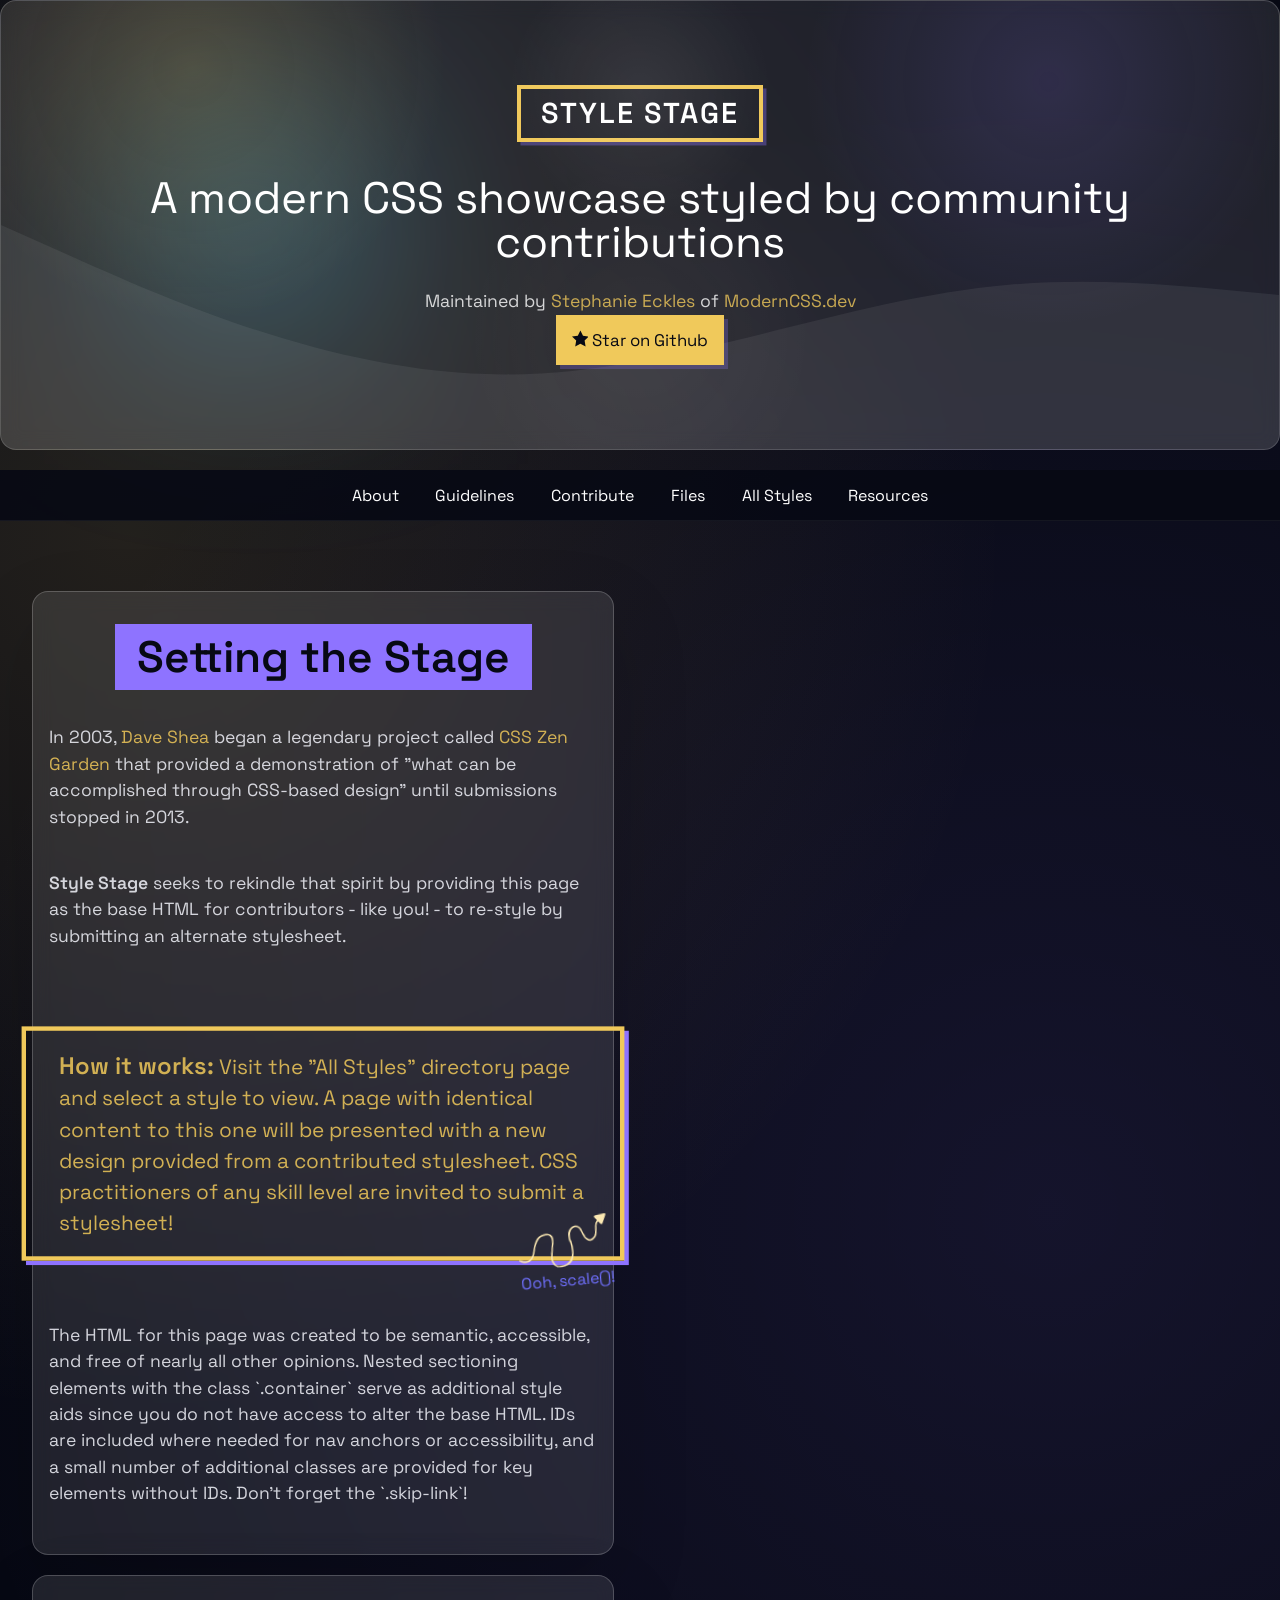
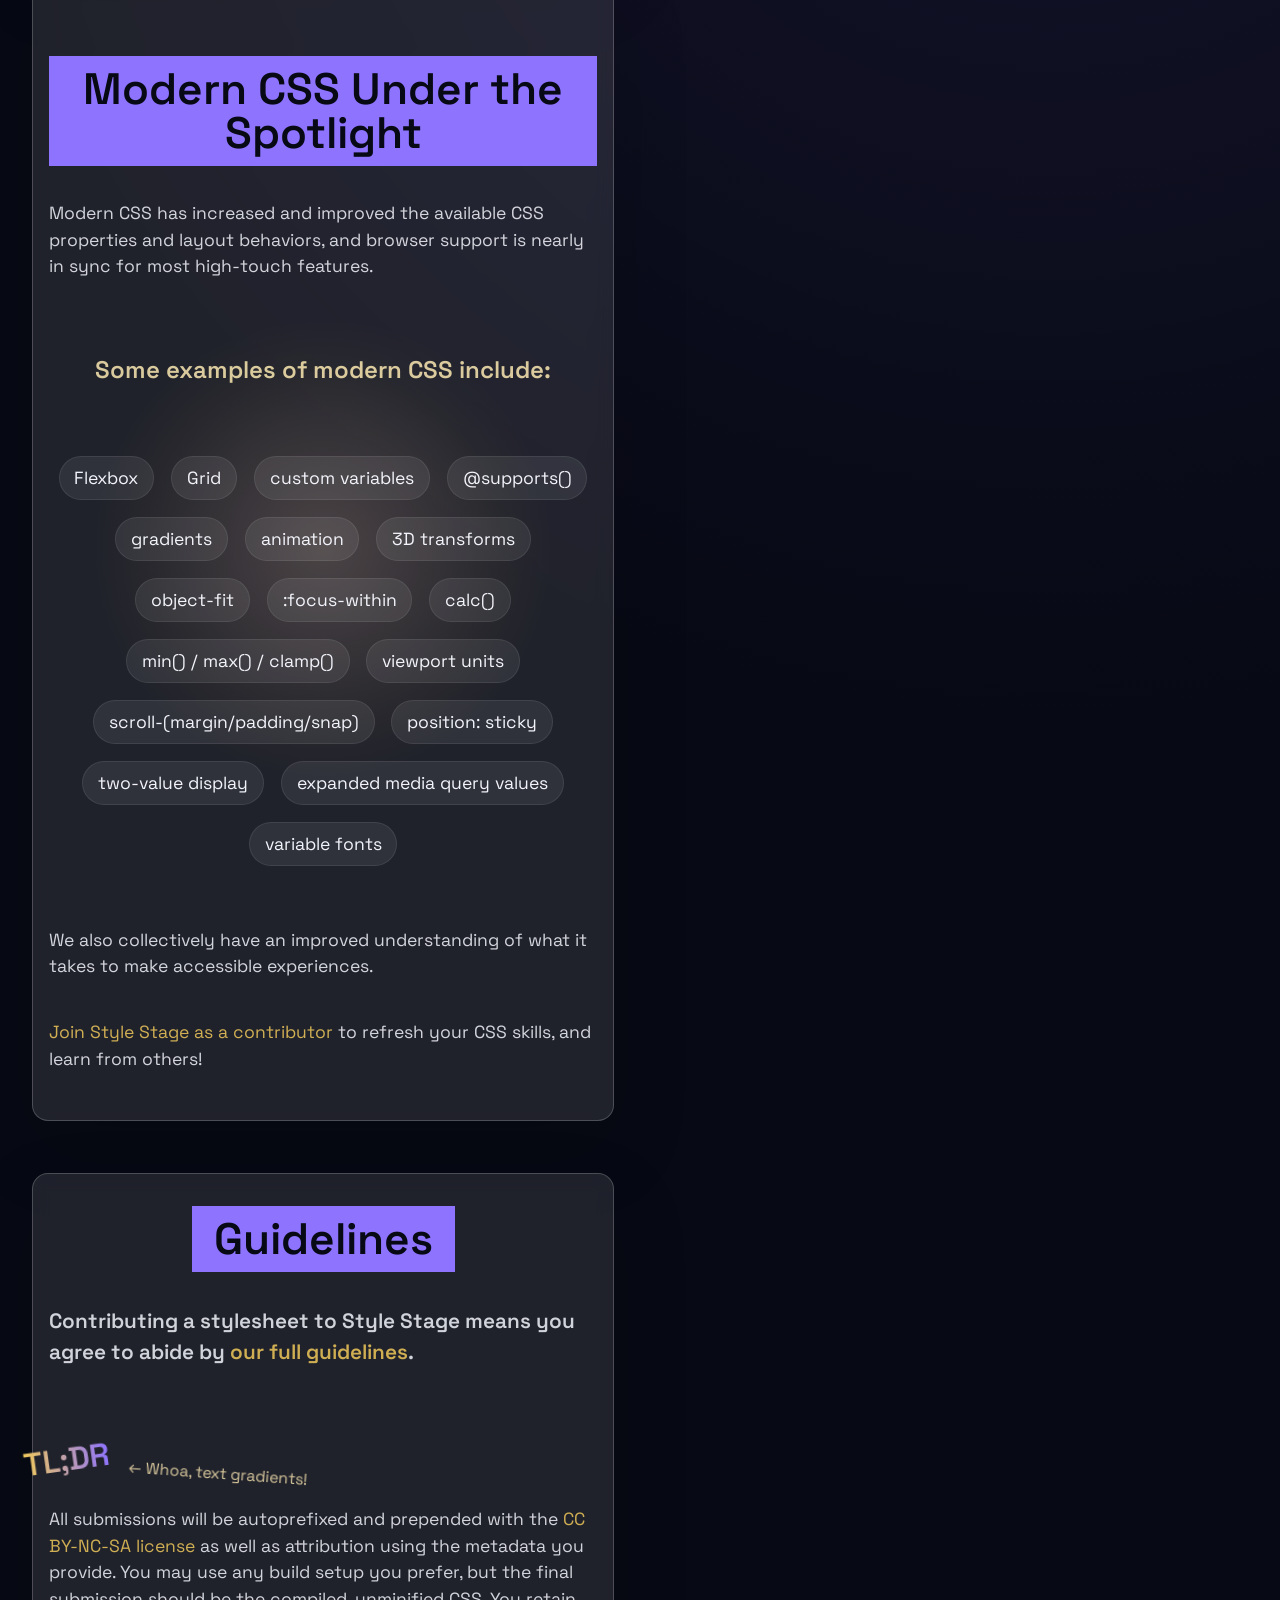
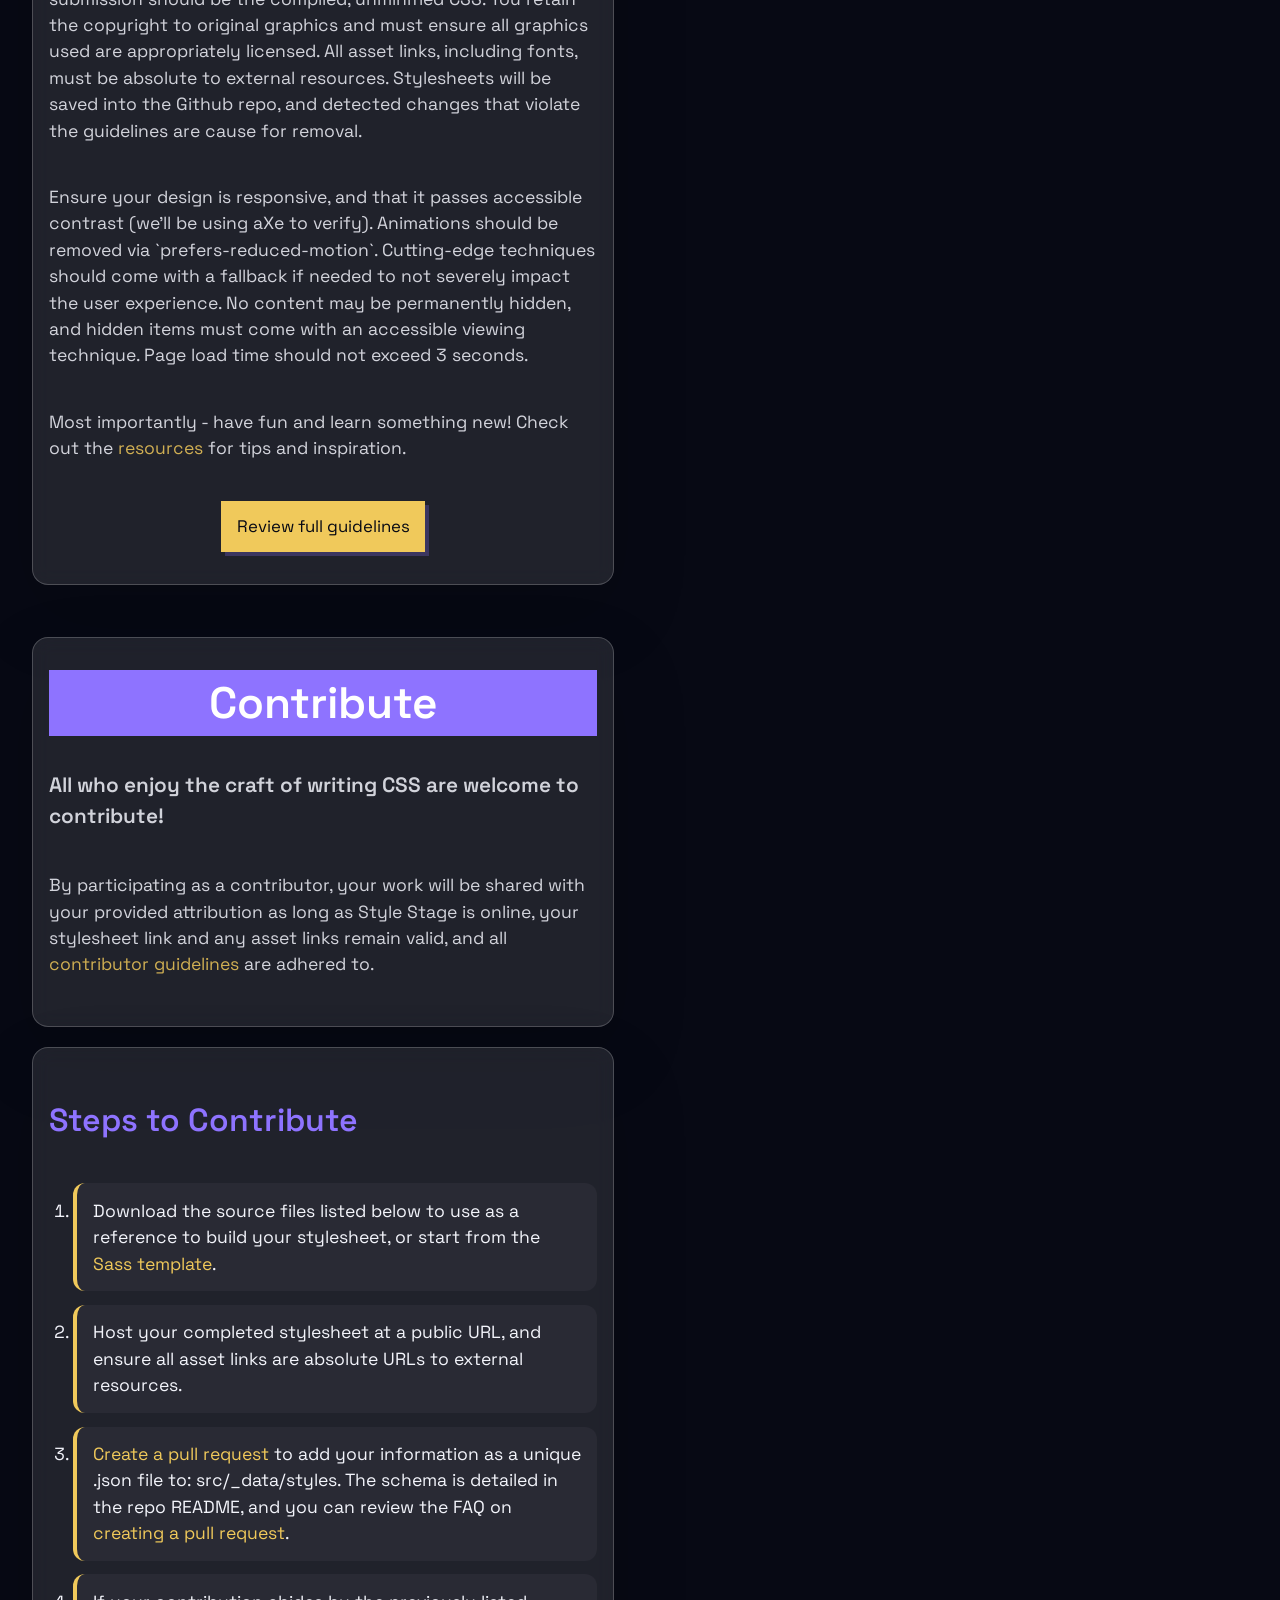
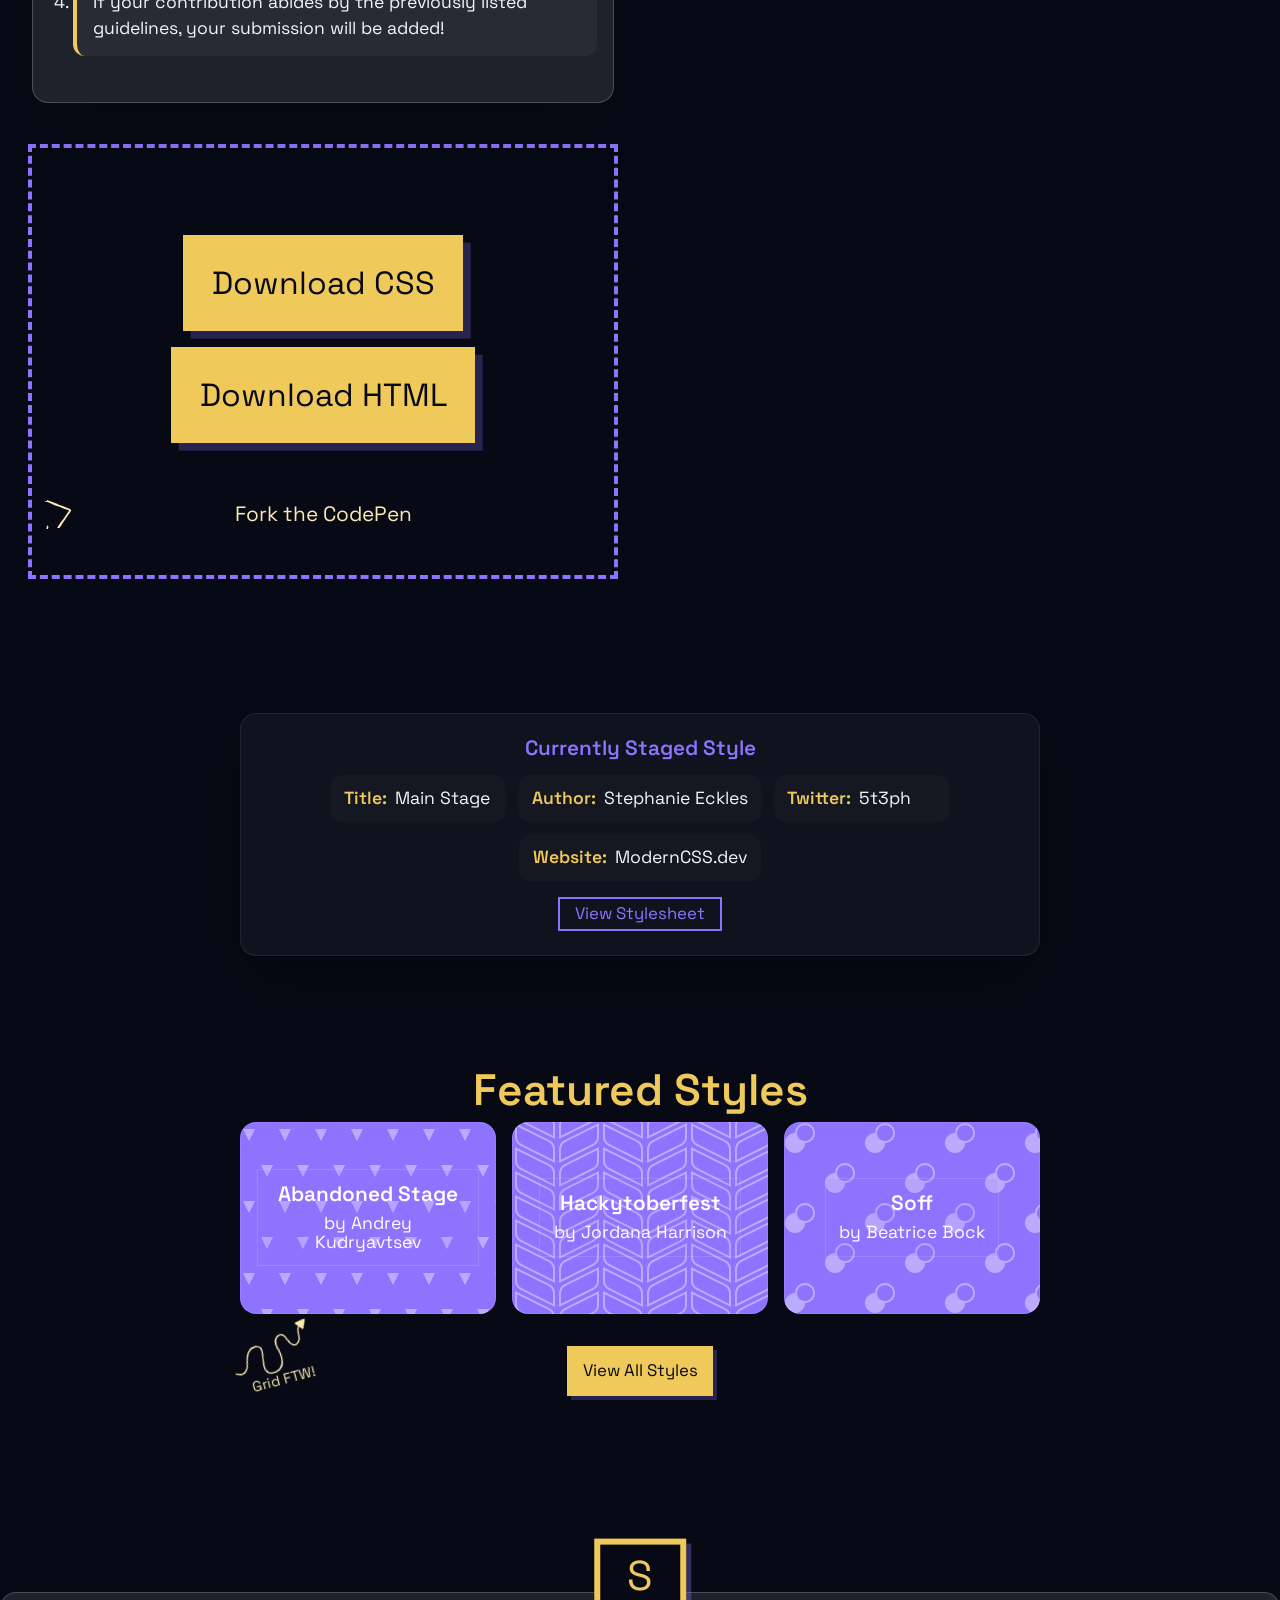
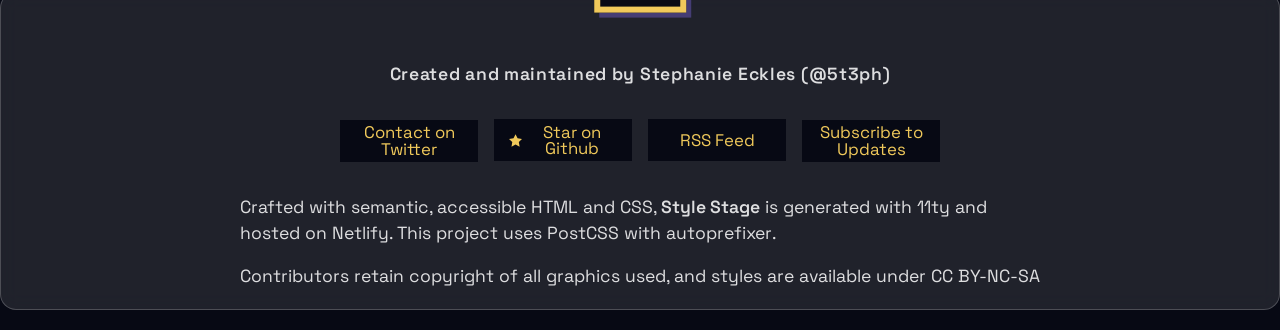
<file: public/index.html>
<!DOCTYPE html>
<html lang="en">
  <head>
    <meta charset="UTF-8" />
    <meta name="viewport" content="width=device-width, initial-scale=1" />
    <title>Group 1 by Victoria Amanam | Style Stage</title>
    <meta name="description" content="A modern CSS showcase featuring glass UI effects, smooth animations, and theatrical dark theme." />
    <link href="style.css" rel="stylesheet" />
  </head>
  <body>
    <a href="#main" class="skip-link">Skip to main content</a>
    <header>
      <div class="container">
        <h1>Style Stage</h1>
        <h2>A modern CSS showcase styled by community contributions</h2>
        <p>
          Maintained by
          <a href="https://twitter.com/5t3ph">Stephanie Eckles</a> of
          <a href="https://moderncss.dev">ModernCSS.dev</a>
        </p>
        <a href="https://github.com/5t3ph/stylestage" class="link-github"
          ><span
            ><svg
              xmlns="http://www.w3.org/2000/svg"
              viewBox="0 0 32 32"
              aria-hidden="true"
              focusable="false"
            >
              <path
                d="M32 12.408l-11.056-1.607-4.944-10.018-4.944 10.018-11.056 1.607 8 7.798-1.889 11.011 9.889-5.199 9.889 5.199-1.889-11.011 8-7.798z"
              ></path>
            </svg>
          </span>
          Star on Github</a
        >
      </div>
    </header>
    <nav>
      <ul>
        <li><a href="#about">About</a></li>
        <li><a href="#guidelines">Guidelines</a></li>
        <li><a href="#contribute">Contribute</a></li>
        <li><a href="#files">Files</a></li>
        <li><a href="/styles/">All Styles</a></li>
        <li><a href="/resources/">Resources</a></li>
      </ul>
    </nav>

    <main id="main" tabIndex="-1">
      <div class="container">
        <article id="about">
          <section class="container">
            <h2>Setting the Stage</h2>
            <p>
              In 2003,
              <a href="http://daveshea.com/projects/zen/">Dave Shea</a> began a
              legendary project called
              <a href="http://www.csszengarden.com/">CSS Zen Garden</a> that
              provided a demonstration of "what can be accomplished through
              CSS-based design" until submissions stopped in 2013.
            </p>
            <p>
              <strong>Style Stage</strong> seeks to rekindle that spirit by
              providing this page as the base HTML for contributors - like you!
              - to re-style by submitting an alternate stylesheet.
            </p>
            <blockquote>
              <p>
                <strong>How it works:</strong> Visit the
                <a href="/styles/">"All Styles"</a> directory page and select a
                style to view. A page with identical content to this one will be
                presented with a new design provided from a contributed
                stylesheet. CSS practitioners of any skill level are invited to
                <a href="#contribute">submit a stylesheet</a>!
              </p>
            </blockquote>
            <p>
              The HTML for this page was created to be semantic, accessible, and
              free of nearly all other opinions. Nested sectioning elements with
              the class `.container` serve as additional style aids since you do
              not have access to alter the base HTML. IDs are included where
              needed for nav anchors or accessibility, and a small number of
              additional classes are provided for key elements without IDs.
              Don't forget the `.skip-link`!
            </p>
          </section>
          <section class="container">
            <h2>Modern CSS Under the Spotlight</h2>
            <p>
              Modern CSS has increased and improved the available CSS properties
              and layout behaviors, and browser support is nearly in sync for
              most high-touch features.
            </p>
            <p>Some examples of modern CSS include:</p>
            <ul>
              <li>Flexbox</li>
              <li>Grid</li>
              <li>custom variables</li>
              <li>@supports()</li>
              <li>gradients</li>
              <li>animation</li>
              <li>3D transforms</li>
              <li>object-fit</li>
              <li>:focus-within</li>
              <li>calc()</li>
              <li>min() / max() / clamp()</li>
              <li>viewport units</li>
              <li>scroll-(margin/padding/snap)</li>
              <li>position: sticky</li>
              <li>two-value display</li>
              <li>expanded media query values</li>
              <li>variable fonts</li>
            </ul>
            <p>
              We also collectively have an improved understanding of what it
              takes to make accessible experiences.
            </p>
            <p>
              <a href="#contribute">Join Style Stage as a contributor</a> to
              refresh your CSS skills, and learn from others!
            </p>
          </section>
        </article>
        <article id="guidelines">
          <section class="container">
            <h2>Guidelines</h2>
            <p>
              Contributing a stylesheet to Style Stage means you agree to abide
              by
              <a href="/guidelines/">our full guidelines</a>.
            </p>
            <h3>TL;DR</h3>
            <p>
              All submissions will be autoprefixed and prepended with the
              <a href="https://creativecommons.org/licenses/by-nc-sa/3.0/"
                >CC BY-NC-SA license</a
              >
              as well as attribution using the metadata you provide. You may use
              any build setup you prefer, but the final submission should be the
              compiled, unminified CSS. You retain the copyright to original
              graphics and must ensure all graphics used are appropriately
              licensed. All asset links, including fonts, must be absolute to
              external resources. Stylesheets will be saved into the Github
              repo, and detected changes that violate the guidelines are cause
              for removal.
            </p>
            <p>
              Ensure your design is responsive, and that it passes accessible
              contrast (we'll be using aXe to verify). Animations should be
              removed via `prefers-reduced-motion`. Cutting-edge techniques
              should come with a fallback if needed to not severely impact the
              user experience. No content may be permanently hidden, and hidden
              items must come with an accessible viewing technique. Page load
              time should not exceed 3 seconds.
            </p>
            <p>
              Most importantly - have fun and learn something new! Check out the
              <a href="/resources/">resources</a> for tips and inspiration.
            </p>
            <a href="/guidelines/" class="link-guidelines"
              >Review full guidelines</a
            >
          </section>
        </article>
        <article id="contribute">
          <section class="container">
            <h2>Contribute</h2>
            <p>
              All who enjoy the craft of writing CSS are welcome to contribute!
            </p>
            <p>
              By participating as a contributor, your work will be shared with
              your provided attribution as long as Style Stage is online, your
              stylesheet link and any asset links remain valid, and all
              <a href="/guidelines/">contributor guidelines</a> are adhered to.
            </p>
          </section>
          <section class="container">
            <h3>Steps to Contribute</h3>
            <ol>
              <li>
                Download the source files listed below to use as a reference to
                build your stylesheet, or start from the
                <a href="https://github.com/5t3ph/stylestage-sass"
                  >Sass template</a
                >.
              </li>
              <li>
                Host your completed stylesheet at a public URL, and ensure all
                asset links are absolute URLs to external resources.
              </li>
              <li>
                <a href="https://github.com/5t3ph/stylestage"
                  >Create a pull request</a
                >
                to add your information as a unique .json file to:
                src/_data/styles. The schema is detailed in the repo README, and
                you can review the FAQ on
                <a href="/guidelines/#how-do-i-create-a-pull-request-pr"
                  >creating a pull request</a
                >.
              </li>
              <li>
                If your contribution abides by the previously listed guidelines,
                your submission will be added!
              </li>
            </ol>
          </section>
          <footer id="files">
            <div class="container">
              <h3>Source Files</h3>
              <a
                href="/source-files/style.css"
                class="link-downloadcss"
                download
                >Download CSS</a
              >
              <a
                href="/source-files/stylestage.html"
                class="link-downloadhtml"
                download
                >Download HTML</a
              >
              <a
                href="https://codepen.io/5t3ph/pen/b493845ae41e836889dd84fdbb0f5291"
                class="link-codepen"
                download
                >Fork the CodePen</a
              >
            </div>
          </footer>
        </article>
      </div>
    </main>
    <aside class="profile" aria-labelledby="profile-title">
      <div class="container">
        <h4 id="profile-title">Currently Staged Style</h4>
        <ul>
          <li class="profile-title">
            <span>Title:</span> <span>Main Stage</span>
          </li>
          <li class="profile-author">
            <span>Author:</span> <span>Stephanie Eckles</span>
          </li>
          <li class="profile-twitter">
            <span>Twitter:</span>
            <span><a href="https://twitter.com/5t3ph">5t3ph</a></span>
          </li>
          <li class="profile-website">
            <span>Website:</span>
            <span><a href="https://moderncss.dev">ModernCSS.dev</a></span>
          </li>
        </ul>
        <a href="/styles/css/main-stage.css">View Stylesheet</a>
      </div>
    </aside>
    <aside id="styles">
      <div class="container">
        <h2>Featured Styles</h2>
        <ul class="features">
          <li>
            <span>
              <a href="/styles/abandoned-stage"
                >Abandoned Stage<span aria-hidden="true"></span
              ></a>
              <span>by Andrey Kudryavtsev</span>
            </span>
          </li>
          <li>
            <span>
              <a href="/styles/hackytoberfest"
                >Hackytoberfest<span aria-hidden="true"></span
              ></a>
              <span>by Jordana Harrison</span>
            </span>
          </li>
          <li>
            <span>
              <a href="/styles/soff">Soff<span aria-hidden="true"></span></a>
              <span>by Beatrice Bock</span>
            </span>
          </li>
        </ul>

        <a href="/styles/" class="link-allstyles">View All Styles</a>
      </div>
    </aside>
    <footer class="page-footer">
      <div class="container">
        <p>
          Created and maintained by
          <a href="https://twitter.com/5t3ph">Stephanie Eckles (@5t3ph)</a>
        </p>
        <ul>
          <li>
            <a href="https://twitter.com/5t3ph" class="link-twittercontact"
              >Contact on Twitter</a
            >
          </li>
          <li>
            <a href="https://github.com/5t3ph/stylestage" class="link-github"
              ><svg
                xmlns="http://www.w3.org/2000/svg"
                viewBox="0 0 32 32"
                aria-hidden="true"
                focusable="false"
              >
                <path
                  d="M32 12.408l-11.056-1.607-4.944-10.018-4.944 10.018-11.056 1.607 8 7.798-1.889 11.011 9.889-5.199 9.889 5.199-1.889-11.011 8-7.798z"
                ></path>
              </svg>
              Star on Github</a
            >
          </li>
          <li><a href="/feed/" class="link-rss">RSS Feed</a></li>
          <li>
            <a href="/subscribe/" class="link-support">Subscribe to Updates</a>
          </li>
        </ul>
        <p>
          Crafted with semantic, accessible HTML and CSS,
          <strong>Style Stage</strong> is generated with
          <a href="https://11ty.dev">11ty</a> and hosted on
          <a href="https://netlify.com">Netlify</a>. This project uses
          <a href="https://postcss.org/">PostCSS</a> with
          <a href="https://github.com/postcss/autoprefixer">autoprefixer</a>.
        </p>
        <p>
          Contributors retain copyright of all graphics used, and styles are
          available under
          <a href="https://creativecommons.org/licenses/by-nc-sa/3.0/"
            >CC BY-NC-SA</a
          >
        </p>
      </div>
    </footer>
  </body>
</html>
</file>
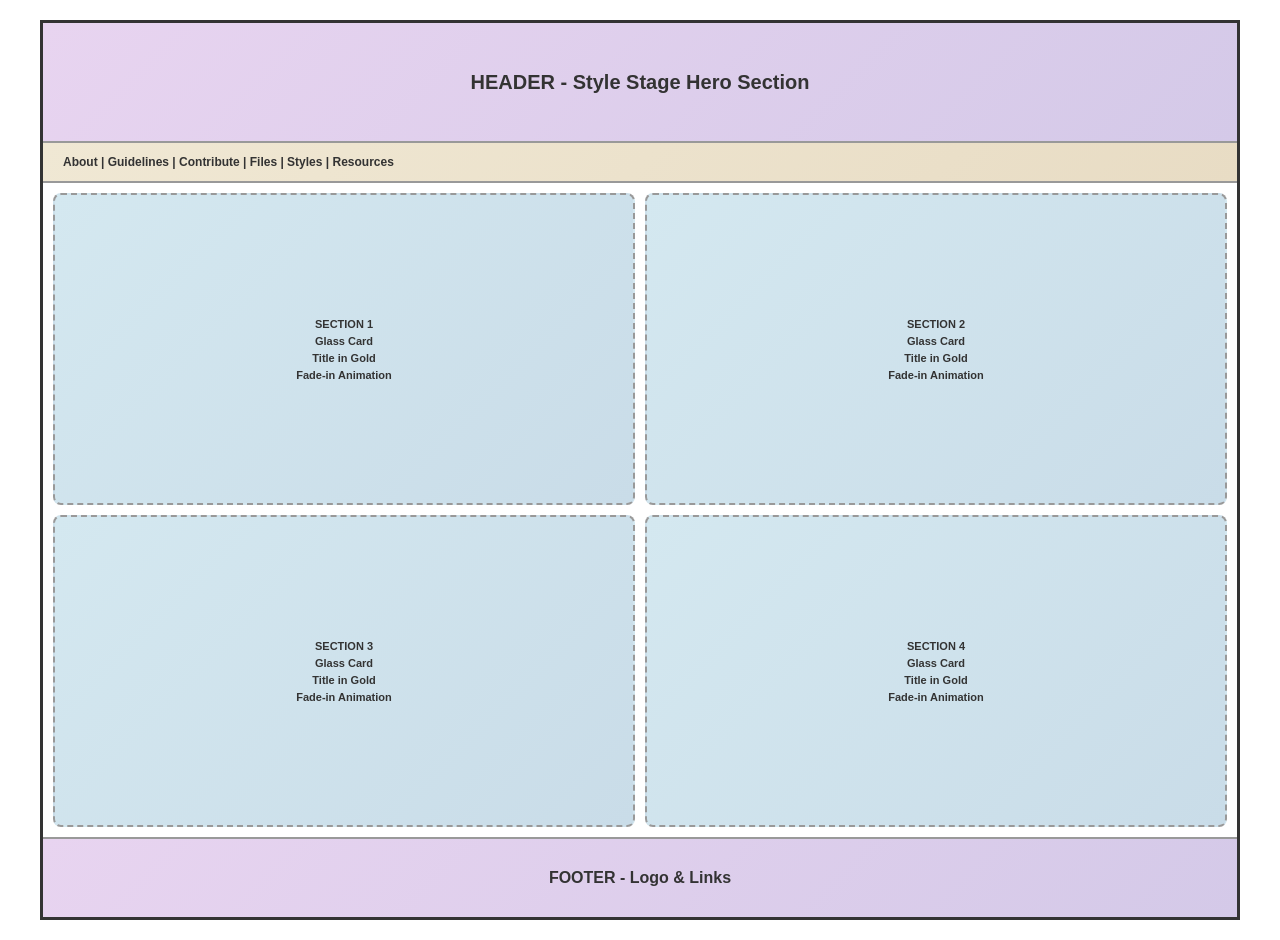
<file: wireframes/export-desktop.html>
<!DOCTYPE html>
<html lang="en">
<head>
    <meta charset="UTF-8">
    <meta name="viewport" content="width=device-width, initial-scale=1.0">
    <title>Export Desktop Wireframe</title>
    <style>
        * { margin: 0; padding: 0; box-sizing: border-box; }
        body { background: white; font-family: Arial, sans-serif; }
        .container { width: 1200px; height: 900px; margin: 20px auto; border: 3px solid #333; background: white; display: flex; flex-direction: column; }
        .header { background: linear-gradient(135deg, #e8d4f0 0%, #d4c9e8 100%); height: 120px; display: flex; align-items: center; justify-content: center; font-weight: bold; font-size: 20px; color: #333; border-bottom: 2px solid #999; }
        .nav { background: linear-gradient(135deg, #f0e8d4 0%, #e8dcc4 100%); height: 40px; display: flex; align-items: center; padding: 0 20px; font-weight: bold; font-size: 12px; color: #333; border-bottom: 2px solid #999; }
        .content { display: grid; grid-template-columns: 1fr 1fr; gap: 10px; padding: 10px; flex: 1; }
        .card { background: linear-gradient(135deg, #d4e8f0 0%, #c9dce8 100%); border: 2px dashed #999; border-radius: 8px; display: flex; align-items: center; justify-content: center; font-size: 14px; color: #333; font-weight: bold; text-align: center; padding: 10px; }
        .footer { background: linear-gradient(135deg, #e8d4f0 0%, #d4c9e8 100%); height: 80px; display: flex; align-items: center; justify-content: center; font-weight: bold; font-size: 16px; color: #333; border-top: 2px solid #999; }
        p { margin: 5px; font-size: 11px; }
    </style>
</head>
<body>
    <div class="container">
        <div class="header">
            <div>HEADER - Style Stage Hero Section</div>
        </div>
        <div class="nav">
            About | Guidelines | Contribute | Files | Styles | Resources
        </div>
        <div class="content">
            <div class="card">
                <div>
                    <p><strong>SECTION 1</strong></p>
                    <p>Glass Card</p>
                    <p>Title in Gold</p>
                    <p>Fade-in Animation</p>
                </div>
            </div>
            <div class="card">
                <div>
                    <p><strong>SECTION 2</strong></p>
                    <p>Glass Card</p>
                    <p>Title in Gold</p>
                    <p>Fade-in Animation</p>
                </div>
            </div>
            <div class="card">
                <div>
                    <p><strong>SECTION 3</strong></p>
                    <p>Glass Card</p>
                    <p>Title in Gold</p>
                    <p>Fade-in Animation</p>
                </div>
            </div>
            <div class="card">
                <div>
                    <p><strong>SECTION 4</strong></p>
                    <p>Glass Card</p>
                    <p>Title in Gold</p>
                    <p>Fade-in Animation</p>
                </div>
            </div>
        </div>
        <div class="footer">
            FOOTER - Logo & Links
        </div>
    </div>
</body>
</html>
</file>
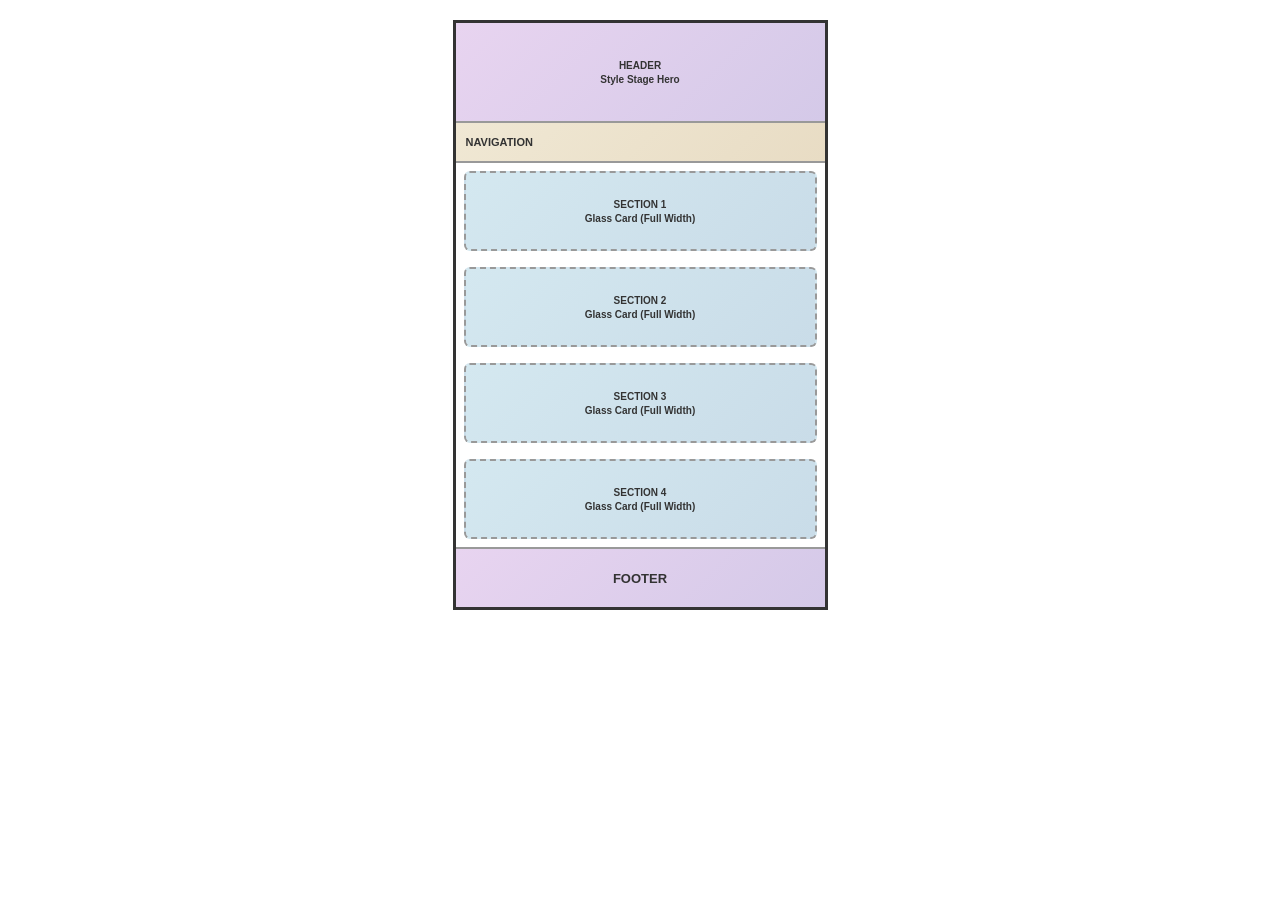
<file: wireframes/export-mobile.html>
<!DOCTYPE html>
<html lang="en">
<head>
    <meta charset="UTF-8">
    <meta name="viewport" content="width=device-width, initial-scale=1.0">
    <title>Export Mobile Wireframe</title>
    <style>
        * { margin: 0; padding: 0; box-sizing: border-box; }
        body { background: white; font-family: Arial, sans-serif; display: flex; justify-content: center; align-items: flex-start; padding: 20px; }
        .container { width: 375px; border: 3px solid #333; background: white; display: flex; flex-direction: column; }
        .header { background: linear-gradient(135deg, #e8d4f0 0%, #d4c9e8 100%); height: 100px; display: flex; align-items: center; justify-content: center; font-weight: bold; font-size: 16px; color: #333; border-bottom: 2px solid #999; text-align: center; padding: 10px; }
        .nav { background: linear-gradient(135deg, #f0e8d4 0%, #e8dcc4 100%); height: 40px; display: flex; align-items: center; padding: 0 10px; font-weight: bold; font-size: 11px; color: #333; border-bottom: 2px solid #999; }
        .card { background: linear-gradient(135deg, #d4e8f0 0%, #c9dce8 100%); border: 2px dashed #999; border-radius: 6px; margin: 8px; padding: 15px; display: flex; align-items: center; justify-content: center; font-size: 12px; color: #333; font-weight: bold; text-align: center; min-height: 80px; }
        .footer { background: linear-gradient(135deg, #e8d4f0 0%, #d4c9e8 100%); height: 60px; display: flex; align-items: center; justify-content: center; font-weight: bold; font-size: 13px; color: #333; border-top: 2px solid #999; margin-top: auto; }
        p { margin: 3px; font-size: 10px; }
    </style>
</head>
<body>
    <div class="container">
        <div class="header">
            <div>
                <p><strong>HEADER</strong></p>
                <p>Style Stage Hero</p>
            </div>
        </div>
        <div class="nav">
            NAVIGATION
        </div>
        <div class="card">
            <div>
                <p><strong>SECTION 1</strong></p>
                <p>Glass Card (Full Width)</p>
            </div>
        </div>
        <div class="card">
            <div>
                <p><strong>SECTION 2</strong></p>
                <p>Glass Card (Full Width)</p>
            </div>
        </div>
        <div class="card">
            <div>
                <p><strong>SECTION 3</strong></p>
                <p>Glass Card (Full Width)</p>
            </div>
        </div>
        <div class="card">
            <div>
                <p><strong>SECTION 4</strong></p>
                <p>Glass Card (Full Width)</p>
            </div>
        </div>
        <div class="footer">
            FOOTER
        </div>
    </div>
</body>
</html>
</file>
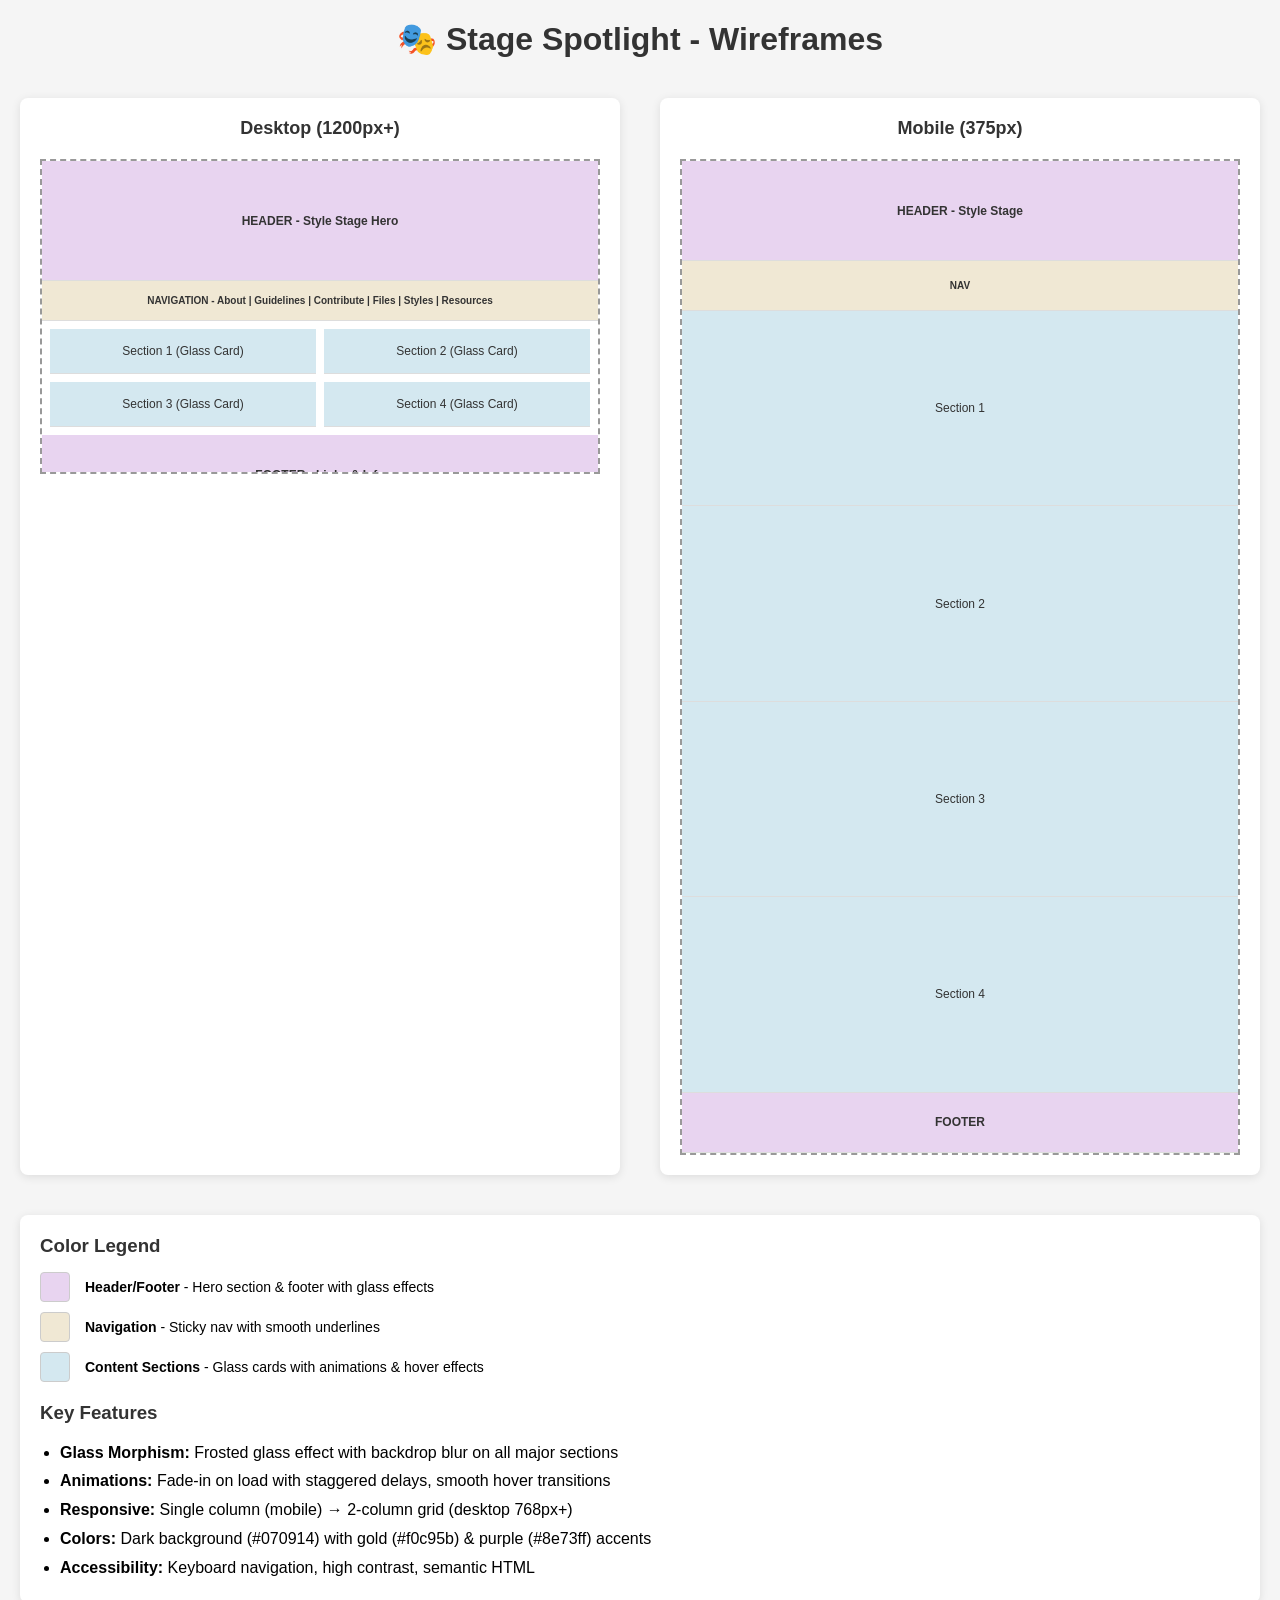
<file: wireframes/wireframes.html>
<!DOCTYPE html>
<html lang="en">
<head>
    <meta charset="UTF-8">
    <meta name="viewport" content="width=device-width, initial-scale=1.0">
    <title>Wireframes - Stage Spotlight</title>
    <style>
        * {
            margin: 0;
            padding: 0;
            box-sizing: border-box;
        }
        
        body {
            font-family: Arial, sans-serif;
            background: #f5f5f5;
            padding: 20px;
        }
        
        .container {
            max-width: 1400px;
            margin: 0 auto;
        }
        
        h1 {
            text-align: center;
            margin-bottom: 40px;
            color: #333;
        }
        
        .wireframes {
            display: grid;
            grid-template-columns: 1fr 1fr;
            gap: 40px;
            margin-bottom: 40px;
        }
        
        .wireframe {
            background: white;
            padding: 20px;
            border-radius: 8px;
            box-shadow: 0 2px 10px rgba(0, 0, 0, 0.1);
        }
        
        .wireframe h2 {
            text-align: center;
            margin-bottom: 20px;
            color: #333;
            font-size: 18px;
        }
        
        .wireframe-frame {
            border: 2px dashed #999;
            aspect-ratio: 9 / 16;
            display: flex;
            flex-direction: column;
            padding: 0;
            overflow: hidden;
        }
        
        .wireframe-frame.desktop {
            aspect-ratio: 16 / 9;
        }
        
        .wire-section {
            border-bottom: 1px solid #ddd;
            padding: 15px;
            display: flex;
            align-items: center;
            justify-content: center;
            flex: 1;
            font-size: 12px;
            color: #666;
            background: #fafafa;
        }
        
        .wire-header {
            background: #e8d4f0 !important;
            color: #333 !important;
            font-weight: bold;
        }
        
        .wire-nav {
            background: #f0e8d4 !important;
            color: #333 !important;
            font-weight: bold;
            padding: 8px;
            font-size: 10px;
        }
        
        .wire-content {
            background: #d4e8f0 !important;
            color: #333 !important;
        }
        
        .wire-footer {
            background: #e8d4f0 !important;
            color: #333 !important;
            font-weight: bold;
        }
        
        .legend {
            background: white;
            padding: 20px;
            border-radius: 8px;
            box-shadow: 0 2px 10px rgba(0, 0, 0, 0.1);
            margin-top: 40px;
        }
        
        .legend h3 {
            margin-bottom: 15px;
            color: #333;
        }
        
        .legend-item {
            display: flex;
            align-items: center;
            margin-bottom: 10px;
            font-size: 14px;
        }
        
        .legend-color {
            width: 30px;
            height: 30px;
            border-radius: 4px;
            margin-right: 15px;
            border: 1px solid #ccc;
        }
        
        @media (max-width: 768px) {
            .wireframes {
                grid-template-columns: 1fr;
            }
        }
    </style>
</head>
<body>
    <div class="container">
        <h1>🎭 Stage Spotlight - Wireframes</h1>
        
        <div class="wireframes">
            <!-- Desktop Wireframe -->
            <div class="wireframe">
                <h2>Desktop (1200px+)</h2>
                <div class="wireframe-frame desktop">
                    <div class="wire-section wire-header" style="flex: 0 0 120px;">
                        HEADER - Style Stage Hero
                    </div>
                    <div class="wire-section wire-nav" style="flex: 0 0 40px;">
                        NAVIGATION - About | Guidelines | Contribute | Files | Styles | Resources
                    </div>
                    <div style="display: grid; grid-template-columns: 1fr 1fr; flex: 1; gap: 8px; padding: 8px;">
                        <div class="wire-section wire-content">Section 1 (Glass Card)</div>
                        <div class="wire-section wire-content">Section 2 (Glass Card)</div>
                        <div class="wire-section wire-content">Section 3 (Glass Card)</div>
                        <div class="wire-section wire-content">Section 4 (Glass Card)</div>
                    </div>
                    <div class="wire-section wire-footer" style="flex: 0 0 80px;">
                        FOOTER - Links & Info
                    </div>
                </div>
            </div>
            
            <!-- Mobile Wireframe -->
            <div class="wireframe">
                <h2>Mobile (375px)</h2>
                <div class="wireframe-frame">
                    <div class="wire-section wire-header" style="flex: 0 0 100px;">
                        HEADER - Style Stage
                    </div>
                    <div class="wire-section wire-nav" style="flex: 0 0 50px;">
                        NAV
                    </div>
                    <div class="wire-section wire-content">
                        Section 1
                    </div>
                    <div class="wire-section wire-content">
                        Section 2
                    </div>
                    <div class="wire-section wire-content">
                        Section 3
                    </div>
                    <div class="wire-section wire-content">
                        Section 4
                    </div>
                    <div class="wire-section wire-footer" style="flex: 0 0 60px;">
                        FOOTER
                    </div>
                </div>
            </div>
        </div>
        
        <!-- Legend -->
        <div class="legend">
            <h3>Color Legend</h3>
            <div class="legend-item">
                <div class="legend-color" style="background: #e8d4f0;"></div>
                <span><strong>Header/Footer</strong> - Hero section & footer with glass effects</span>
            </div>
            <div class="legend-item">
                <div class="legend-color" style="background: #f0e8d4;"></div>
                <span><strong>Navigation</strong> - Sticky nav with smooth underlines</span>
            </div>
            <div class="legend-item">
                <div class="legend-color" style="background: #d4e8f0;"></div>
                <span><strong>Content Sections</strong> - Glass cards with animations & hover effects</span>
            </div>
            
            <h3 style="margin-top: 20px;">Key Features</h3>
            <ul style="margin-left: 20px; line-height: 1.8;">
                <li><strong>Glass Morphism:</strong> Frosted glass effect with backdrop blur on all major sections</li>
                <li><strong>Animations:</strong> Fade-in on load with staggered delays, smooth hover transitions</li>
                <li><strong>Responsive:</strong> Single column (mobile) → 2-column grid (desktop 768px+)</li>
                <li><strong>Colors:</strong> Dark background (#070914) with gold (#f0c95b) & purple (#8e73ff) accents</li>
                <li><strong>Accessibility:</strong> Keyboard navigation, high contrast, semantic HTML</li>
            </ul>
        </div>
    </div>
</body>
</html>
</file>
<file: public/style.css>
@charset "UTF-8";
@import url("https://fonts.googleapis.com/css2?family=Space+Grotesk:wght@400;500;600;700&display=swap");
:root {
  --color-primary: #f0c95b;
  --color-primary-alt: #fbe8b2;
  --color-secondary: #8e73ff;
  --color-background: #070914;
  --color-text: #f3f4fb;
  --color-light: #fff;
  --color-anchor: #f0c95b;
  --color-glass-bg: rgba(255, 255, 255, 0.1);
  --color-glass-border: rgba(255, 255, 255, 0.2);
  --glass: rgba(255, 255, 255, 0.1);
  --border: rgba(255, 255, 255, 0.2);
  --color-accent: #f0c95b;
  --font-family: "Space Grotesk", ui-sans-serif, system-ui, sans-serif;
  --font-weight-strong: 600;
  --font-size-h1: 5.5rem;
  --font-size-h2: 2.75rem;
  --font-size-h3: 2rem;
  --font-size-h4: 1.3rem;
  --font-size-text: 1.1rem;
  --border-radius: 1rem;
}

/*
 * [Modified] Modern CSS Reset
 * @link https://github.com/hankchizljaw/modern-css-reset
*/
/* Box sizing rules */
*,
*::before,
*::after {
  box-sizing: border-box;
}

/* Remove default margin */
body,
h1,
h2,
h3,
h4,
h5,
h6 {
  margin: 0;
}

html {
  overflow-x: hidden;
}

/* Set core body defaults */
body {
  min-height: 100vh;
  font-size: 100%;
  line-height: 1.5;
  text-rendering: optimizeSpeed;
  overflow-x: hidden;
}

/* Make images easier to work with */
img {
  display: block;
  max-width: 100%;
}

/* Inherit fonts for inputs and buttons */
input,
button,
textarea,
select {
  font: inherit;
}

/* Remove all animations and transitions for people that prefer not to see them */
@media (prefers-reduced-motion: reduce) {
  * {
    animation-duration: 0.01ms;
    animation-iteration-count: 1;
    transition-duration: 0.01ms;
    scroll-behavior: auto;
  }
}
h1,
h2,
h3,
h4 {
  font-weight: var(--font-weight-strong);
  line-height: 1;
  margin-bottom: 10px;
}

h1 {
  font-size: var(--font-size-h1);
  font-size: clamp(2rem, 7vw, var(--font-size-h1));
  color: var(--accent);
}

h2 {
  font-size: var(--font-size-h2);
  font-size: clamp(2rem, 4vw, var(--font-size-h2));
  text-align: center;
  color: var(--accent);
}

#main h2 {
  background-color: var(--color-secondary);
  align-self: center;
  color: var(--color-background);
  padding: 0.25em 0.5em;
}

h3 {
  font-size: var(--font-size-h3);
}

h4 {
  font-size: var(--font-size-h4);
}

p,
li {
  font-size: var(--font-size-text);
}

p {
  margin: 0 0 1rem;
  opacity: 0.85;
}

a {
  color: var(--accent);
  text-decoration: none;
}

article .container > ul:not(.features) > li + li,
article .container > ol > li + li {
  margin-top: 1rem;
}
article .container * + h2 {
  margin-top: 4rem;
}
article .container * + h3 {
  margin-top: 2rem;
}

strong {
  font-weight: var(--font-weight-strong);
}

a {
  color: var(--color-anchor);
}

blockquote {
  position: relative;
  display: grid;
  grid-template-areas: "blockquote";
  place-items: center;
  padding: 0;
  margin: 3rem 0;
  color: var(--color-primary);
}
blockquote > * {
  grid-area: blockquote;
}
blockquote p {
  position: relative;
  font-size: var(--font-size-h4);
  margin-bottom: 0;
  padding: 0.5em;
}
blockquote p strong {
  font-size: 1.15em;
}
blockquote::before {
  position: absolute;
  top: 0;
  left: 0;
  width: 100%;
  height: 100%;
  border: 4px solid var(--color-primary);
  box-shadow: 0.25em 0.25em var(--color-secondary);
  transform: scale(1.1);
  content: "";
}
blockquote::after {
  grid-area: blockquote;
  color: #6f6ffd;
  background-image: url("data:image/svg+xml,%3Csvg xmlns='http://www.w3.org/2000/svg' viewBox='0 0 199.1 111.3'%3E%3Cpath fill='%23fbe8b2' d='M118 77a77 77 0 00-2-18c-2-4-3-9-3-13a29 29 0 011-12 19 19 0 017-9c4-3 8-4 13-3a14 14 0 018 7 31 31 0 012 5 75 75 0 005 10 47 47 0 002 5 17 17 0 003 3c4 4 8 4 13 0a15 15 0 005-8 37 37 0 001-7l1-11a18 18 0 014-11 2 2 0 000-3l-3-3-2-3a2 2 0 011-2 11 11 0 012-1l19-3c4 0 5 1 3 5l-7 16c-1 3-2 3-5 1l-4-5a1 1 0 00-1 0 9 9 0 00-3 5 23 23 0 00-1 6l-1 11a26 26 0 01-1 7 18 18 0 01-8 10c-5 3-9 3-13 0a20 20 0 01-6-6 68 68 0 01-6-13l-2-4a18 18 0 00-2-4 10 10 0 00-14-2 15 15 0 00-4 4 19 19 0 00-3 9 32 32 0 000 11l2 6a78 78 0 012 27 32 32 0 01-4 15 24 24 0 01-11 9 33 33 0 01-19 3 16 16 0 01-13-9 29 29 0 01-3-11 70 70 0 012-18l2-14a33 33 0 000-14c-1-4-4-7-8-7-7-1-14 1-19 6a34 34 0 00-6 9 59 59 0 00-4 10l-3 12-2 6a26 26 0 01-5 8 17 17 0 01-16 6 26 26 0 01-10-4 7 7 0 01-2-1 2 2 0 010-2 2 2 0 012 0l3 1a22 22 0 0010 3 13 13 0 009-4 22 22 0 005-6 41 41 0 003-8l3-12a59 59 0 015-13 31 31 0 017-9c6-5 14-7 22-5a12 12 0 019 7 21 21 0 011 7 57 57 0 01-2 17 132 132 0 00-2 16 37 37 0 000 13 27 27 0 002 5 13 13 0 0011 8 30 30 0 0016-3 22 22 0 0010-10c3-4 3-9 4-13v-5z'/%3E%3C/svg%3E");
  background-repeat: no-repeat;
  place-self: end;
  content: "Ooh, scale()!";
  background-size: 90%;
  width: 10ch;
  padding-top: 3.25em;
  transform: translate(25%, 50%) rotate(-5deg);
  transform-origin: bottom right;
}
@media (max-width: 60rem) {
  blockquote::after {
    transform: translate(25%, 55%) rotate(-5deg);
  }
}

#guidelines p:nth-of-type(1),
#contribute p:nth-of-type(1) {
  font-size: var(--font-size-h4);
  font-weight: var(--font-weight-strong);
}

main {
  padding: 4rem 1rem 5rem;
}
main:focus {
  outline: none;
}
main h3 {
  color: var(--color-primary);
}

article section {
  display: flex;
  flex-direction: column;
  align-items: flex-start;
  gap: 1.5rem;
  padding: 3.5rem 2rem;
  margin-bottom: 2.5rem;
  border-radius: calc(var(--border-radius) * 1.15);
  background: rgba(255, 255, 255, 0.03);
  border: 1px solid rgba(255, 255, 255, 0.08);
  box-shadow: 0 30px 80px rgba(0, 0, 0, 0.14);
}

article .container,
.page-footer .container,
#styles .container,
header .container,
nav .container,
aside.profile .container {
  width: min(100%, 88rem);
  margin-right: auto;
  margin-left: auto;
}

article,
#styles {
  padding: 0 1rem;
}

.page-footer ul,
.features {
  display: grid;
  margin: 0 0 2rem;
  padding: 0;
  grid-gap: 1em;
  list-style: none;
}

@media (max-width: 65rem) {
  article section {
    padding: 2.5rem 1.5rem;
  }
}
@media (max-width: 48rem) {
  main {
    padding-top: 3rem;
  }

  article section {
    padding: 2rem 1rem;
  }
}
header {
  --logomark-height: 3.6rem;
  --logomark-padding: 0 1.25rem;
  display: grid;
  min-height: 50vh;
  place-items: center;
  padding: 20px;
  margin-bottom: 20px;
  position: relative;
  overflow: hidden;
  background: var(--glass);
  border: 1px solid var(--border);
  border-radius: 16px;
  backdrop-filter: blur(10px);
  background-image: radial-gradient(circle at 15% 15%, rgba(240, 201, 91, 0.16), transparent 22%), radial-gradient(circle at 82% 18%, rgba(142, 115, 255, 0.14), transparent 22%), radial-gradient(circle at 50% 75%, rgba(255, 255, 255, 0.04), transparent 24%);
  color: var(--color-light);
  text-align: center;
}
header::before {
  content: "";
  position: absolute;
  inset: 0;
  background: url("data:image/svg+xml;utf8,<svg viewBox='0 0 1440 320' xmlns='http://www.w3.org/2000/svg'><path fill='%23ffffff22' d='M0,160L60,186.7C120,213,240,267,360,266.7C480,267,600,213,720,202.7C840,192,960,224,1080,218.7C1200,213,1320,171,1380,149.3L1440,128V320H0Z'/></svg>");
  background-size: cover;
  opacity: 0.5;
  z-index: 0;
}
header::after {
  position: absolute;
  inset: 0;
  background-image: radial-gradient(circle at 50% 20%, rgba(255, 255, 255, 0.08), transparent 18%);
  content: "";
  pointer-events: none;
  z-index: 0;
}
header h1 {
  display: inline-grid;
  min-height: var(--logomark-height);
  padding: var(--logomark-padding);
  border: 0.16em solid var(--color-primary);
  box-shadow: 0.12em 0.12em rgba(142, 115, 255, 0.35);
  place-content: center;
  font-size: clamp(3rem, 7vw, 6rem);
  letter-spacing: 2px;
  text-transform: uppercase;
  line-height: 1;
  color: var(--color-light);
  z-index: 1;
}
header h2 {
  margin: 1.5rem auto 0;
  max-width: 38ch;
  color: var(--color-gray);
  font-weight: 400;
  z-index: 1;
}
header p {
  margin: 1.5rem auto 0;
  max-width: 50ch;
  color: var(--color-gray);
  opacity: 0.8;
  z-index: 1;
}

nav {
  position: sticky;
  top: 0;
  z-index: 10;
  background: rgba(7, 9, 20, 0.9);
  border-bottom: 1px solid rgba(255, 255, 255, 0.05);
}
nav ul {
  display: flex;
  flex-wrap: wrap;
  justify-content: center;
  align-items: center;
  gap: 0.5rem;
  margin: 0;
  padding: 0.75rem 1rem;
  list-style: none;
}
nav a {
  position: relative;
  padding: 0.6rem 0.9rem;
  color: var(--color-light);
  font-size: 1rem;
  text-decoration: none;
  transition: color 180ms ease, transform 180ms ease;
}
nav a::after {
  position: absolute;
  left: 0;
  right: 0;
  bottom: 0;
  height: 2px;
  background: var(--color-primary-alt);
  transform: scaleX(0);
  transform-origin: center;
  transition: transform 180ms ease;
  content: "";
}
nav a:hover, nav a:focus {
  color: var(--color-primary-alt);
}
nav a:hover::after, nav a:focus::after {
  transform: scaleX(1);
}

#about section:nth-child(2) {
  position: relative;
  padding-top: 5rem;
}
#about section:nth-child(2) p:nth-of-type(2) {
  align-self: center;
  margin-top: 2rem;
  color: var(--color-primary-alt);
  font-size: 1.5em;
  font-weight: var(--font-weight-strong);
  text-align: center;
}
#about section:nth-child(2) ul {
  display: flex;
  flex-wrap: wrap;
  justify-content: center;
  gap: 0.5rem;
  margin: 1.5rem 0 2rem;
  padding: 0;
  list-style: none;
}
#about section:nth-child(2) ul li {
  margin: 0.25em;
  padding: 0.45em 0.85em;
  background-color: rgba(255, 255, 255, 0.08);
  border: 1px solid rgba(255, 255, 255, 0.08);
  border-radius: 999px;
}
#about section:nth-child(2)::before {
  position: absolute;
  top: 50%;
  left: 50%;
  width: 80%;
  height: 80%;
  transform: translate(-50%, -50%);
  background-image: radial-gradient(circle, rgba(240, 201, 91, 0.16), transparent 45%), radial-gradient(circle, rgba(142, 115, 255, 0.1), transparent 35%);
  content: "";
  z-index: -1;
}

#guidelines h3 {
  display: inline-block;
  transform: rotate(-8deg) translateX(-10%);
  background: linear-gradient(to right, var(--color-primary), var(--color-secondary));
}
@supports (background-clip: text) or (-webkit-background-clip: text) {
  #guidelines h3 {
    -webkit-background-clip: text;
    background-clip: text;
    color: transparent;
  }
}
@media (min-width: 120ch) {
  #guidelines h3 {
    transform: rotate(-8deg) translateX(-30%);
  }
}
@supports (background-clip: text) or (-webkit-background-clip: text) {
  #guidelines p:nth-of-type(2) {
    position: relative;
  }
  #guidelines p:nth-of-type(2)::before {
    position: absolute;
    top: 0;
    left: 0;
    transform: rotate(4deg) translate(4.75rem, -3.5rem);
    transform-origin: left center;
    -webkit-background-clip: text;
    background-clip: text;
    color: var(--color-primary-alt);
    font-size: 0.9em;
    font-weight: normal;
    content: "← Whoa, text gradients!";
  }
}
#guidelines .container > a {
  align-self: center;
}

#contribute .container {
  display: grid;
  gap: 1.5rem;
}
#contribute h2,
#contribute h3 {
  color: var(--color-light);
}
#contribute h3 {
  margin-top: 1.5rem;
  color: var(--color-secondary);
}
#contribute ol {
  margin: 0;
  padding-left: 1.5rem;
  color: var(--color-gray);
}
#contribute li {
  margin: 0.85rem 0;
  padding: 0.9rem 1rem;
  border-left: 4px solid var(--color-primary);
  background: rgba(255, 255, 255, 0.04);
  border-radius: 0.75rem;
}

#files {
  display: grid;
  place-content: center;
  margin: 5vh auto;
  text-align: center;
}
#files h3 {
  height: 0;
  opacity: 0;
}
#files .container {
  display: inline-block;
  padding: 5vmin;
  outline: 4px dashed var(--color-secondary);
  background-color: var(--color-background);
  text-align: center;
}
#files .container a:not(:last-child) {
  margin: 0.5rem;
}
#files .container a:not(:last-child):not(.link-codepen) {
  font-size: clamp(1.5rem, 4vw, 2rem);
}

body {
  min-height: 100vh;
  background-color: var(--color-background);
  color: var(--color-text);
  font-family: var(--font-family);
  background-image: radial-gradient(circle at 10% 8%, rgba(240, 201, 91, 0.12), transparent 14%), radial-gradient(circle at 82% 18%, rgba(142, 115, 255, 0.1), transparent 20%);
}

body::before {
  content: "";
  position: fixed;
  width: 250px;
  height: 250px;
  background: rgba(76, 201, 240, 0.3);
  top: 10%;
  left: 10%;
  filter: blur(100px);
  z-index: -1;
}

main {
  display: grid;
  gap: 20px;
  padding-top: 6vh;
  padding-bottom: 5vh;
}
main:focus {
  outline: none;
}
main h3 {
  color: var(--color-primary);
}

article section {
  display: flex;
  flex-direction: column;
  align-items: flex-start;
  gap: 1.5rem;
  padding: 20px;
  margin-bottom: 20px;
  border-radius: 16px;
  background: var(--glass);
  border: 1px solid var(--border);
  backdrop-filter: blur(10px);
  box-shadow: 0 30px 80px rgba(0, 0, 0, 0.14);
  opacity: 0;
  transform: translateY(24px);
  animation: fadeIn 0.9s ease-out 0s both;
  transition: all 0.3s ease;
}
article section:hover {
  transform: translateY(-8px);
  box-shadow: 0 10px 30px rgba(0, 0, 0, 0.3);
}
article section:nth-child(1) {
  animation-delay: 0.2s;
}
article section:nth-child(2) {
  animation-delay: 0.4s;
}
article section:nth-child(3) {
  animation-delay: 0.6s;
}

article .container,
.page-footer .container,
#styles .container {
  width: 100%;
  max-width: 80ch;
  margin-right: auto;
  margin-left: auto;
}

article,
#styles {
  padding: 1rem;
}

.page-footer ul,
.features {
  display: grid;
  margin: 0 0 2rem;
  padding: 0;
  grid-gap: 1em;
  list-style: none;
}

.features {
  position: relative;
  width: 100%;
  grid-template-columns: repeat(auto-fit, minmax(25ch, 1fr));
  /*! 
    * SVGs from Hero Patterns
    * @link http://www.heropatterns.com/
    */
}
.features li {
  display: grid;
  position: relative;
  place-content: center;
  min-height: 12rem;
  padding: 1rem;
  color: var(--color-light);
  text-align: center;
  background: rgba(255, 255, 255, 0.04);
  border: 1px solid rgba(255, 255, 255, 0.08);
  border-radius: 1rem;
}
.features li > span {
  display: grid;
  place-content: center;
  padding: 0.75em;
  grid-gap: 0.5rem;
  border: 1px solid rgba(255, 255, 255, 0.12);
  background-color: rgba(142, 115, 255, 0.12);
  line-height: 1.1;
}
.features li > span a {
  color: inherit;
  font-size: 1.3rem;
  font-weight: var(--font-weight-strong);
  text-decoration: none;
}
.features li > span a::before {
  position: absolute;
  top: 0;
  left: 0;
  width: 100%;
  height: 100%;
  content: "";
}
.features li > span span:nth-child(2) {
  position: relative;
}

#styles {
  margin: 5vh 0 20vh;
  text-align: center;
}
#styles h2 {
  color: var(--color-primary);
}

h2 {
  margin-bottom: 10px;
  color: var(--color-accent);
}

a {
  color: var(--color-accent);
  text-decoration: none;
  position: relative;
}

a::after {
  content: "";
  position: absolute;
  width: 0%;
  height: 2px;
  background: var(--color-accent);
  left: 0;
  bottom: -2px;
  transition: 0.3s;
}

a:hover::after,
a:focus::after {
  width: 100%;
}

@keyframes fadeIn {
  from {
    opacity: 0;
    transform: translateY(24px);
  }
  to {
    opacity: 1;
    transform: translateY(0);
  }
}
@media (min-width: 768px) {
  main {
    grid-template-columns: repeat(2, 1fr);
  }

  header h1 {
    font-size: 1.8rem;
  }

  article section {
    padding: 2rem 1rem;
  }
}
#styles .features li,
.features.patterned li {
  background-color: var(--color-secondary);
  background-image: url("data:image/svg+xml,%3Csvg xmlns='http://www.w3.org/2000/svg' width='36' height='72' viewBox='0 0 36 72'%3E%3Cg fill-rule='evenodd'%3E%3Cg fill='%23fff' fill-opacity='0.4'%3E%3Cpath d='M2 6h12L8 18 2 6zm18 36h12l-6 12-6-12z'/%3E%3C/g%3E%3C/g%3E%3C/svg%3E");
}
@media (min-width: 515px) and (max-width: 765px) {
  #styles .features li:nth-last-child(1):nth-child(odd),
.features.patterned li:nth-last-child(1):nth-child(odd) {
    grid-column: span 2;
  }
}
#styles .features li:nth-child(2),
.features.patterned li:nth-child(2) {
  background-image: url("data:image/svg+xml,%3Csvg xmlns='http://www.w3.org/2000/svg' width='88' height='24' viewBox='0 0 88 24'%3E%3Cg fill-rule='evenodd'%3E%3Cg id='autumn' fill='%23fff' fill-opacity='0.4'%3E%3Cpath d='M10 0l30 15 2 1V2.18A10 10 0 0 0 41.76 0H39.7a8 8 0 0 1 .3 2.18v10.58L14.47 0H10zm31.76 24a10 10 0 0 0-5.29-6.76L4 1 2 0v13.82a10 10 0 0 0 5.53 8.94L10 24h4.47l-6.05-3.02A8 8 0 0 1 4 13.82V3.24l31.58 15.78A8 8 0 0 1 39.7 24h2.06zM78 24l2.47-1.24A10 10 0 0 0 86 13.82V0l-2 1-32.47 16.24A10 10 0 0 0 46.24 24h2.06a8 8 0 0 1 4.12-4.98L84 3.24v10.58a8 8 0 0 1-4.42 7.16L73.53 24H78zm0-24L48 15l-2 1V2.18A10 10 0 0 1 46.24 0h2.06a8 8 0 0 0-.3 2.18v10.58L73.53 0H78z'/%3E%3C/g%3E%3C/g%3E%3C/svg%3E");
}
#styles .features li:nth-child(3),
.features.patterned li:nth-child(3) {
  background-image: url("data:image/svg+xml,%3Csvg width='80' height='80' viewBox='0 0 80 80' xmlns='http://www.w3.org/2000/svg'%3E%3Cg fill='none' fill-rule='evenodd'%3E%3Cg fill='%23fff' fill-opacity='0.4'%3E%3Cpath d='M50 50c0-5.523 4.477-10 10-10s10 4.477 10 10-4.477 10-10 10c0 5.523-4.477 10-10 10s-10-4.477-10-10 4.477-10 10-10zM10 10c0-5.523 4.477-10 10-10s10 4.477 10 10-4.477 10-10 10c0 5.523-4.477 10-10 10S0 25.523 0 20s4.477-10 10-10zm10 8c4.418 0 8-3.582 8-8s-3.582-8-8-8-8 3.582-8 8 3.582 8 8 8zm40 40c4.418 0 8-3.582 8-8s-3.582-8-8-8-8 3.582-8 8 3.582 8 8 8z' /%3E%3C/g%3E%3C/g%3E%3C/svg%3E");
}
#styles .features::after,
.features.patterned::after {
  position: absolute;
  bottom: -4.5em;
  width: 10ch;
  padding-top: 3em;
  transform: rotate(-15deg);
  transform-origin: bottom right;
  background-image: url("data:image/svg+xml,%3Csvg xmlns='http://www.w3.org/2000/svg' viewBox='0 0 199.1 111.3'%3E%3Cpath fill='%23fbe8b2' d='M118 77a77 77 0 00-2-18c-2-4-3-9-3-13a29 29 0 011-12 19 19 0 017-9c4-3 8-4 13-3a14 14 0 018 7 31 31 0 012 5 75 75 0 005 10 47 47 0 002 5 17 17 0 003 3c4 4 8 4 13 0a15 15 0 005-8 37 37 0 001-7l1-11a18 18 0 014-11 2 2 0 000-3l-3-3-2-3a2 2 0 011-2 11 11 0 012-1l19-3c4 0 5 1 3 5l-7 16c-1 3-2 3-5 1l-4-5a1 1 0 00-1 0 9 9 0 00-3 5 23 23 0 00-1 6l-1 11a26 26 0 01-1 7 18 18 0 01-8 10c-5 3-9 3-13 0a20 20 0 01-6-6 68 68 0 01-6-13l-2-4a18 18 0 00-2-4 10 10 0 00-14-2 15 15 0 00-4 4 19 19 0 00-3 9 32 32 0 000 11l2 6a78 78 0 012 27 32 32 0 01-4 15 24 24 0 01-11 9 33 33 0 01-19 3 16 16 0 01-13-9 29 29 0 01-3-11 70 70 0 012-18l2-14a33 33 0 000-14c-1-4-4-7-8-7-7-1-14 1-19 6a34 34 0 00-6 9 59 59 0 00-4 10l-3 12-2 6a26 26 0 01-5 8 17 17 0 01-16 6 26 26 0 01-10-4 7 7 0 01-2-1 2 2 0 010-2 2 2 0 012 0l3 1a22 22 0 0010 3 13 13 0 009-4 22 22 0 005-6 41 41 0 003-8l3-12a59 59 0 015-13 31 31 0 017-9c6-5 14-7 22-5a12 12 0 019 7 21 21 0 011 7 57 57 0 01-2 17 132 132 0 00-2 16 37 37 0 000 13 27 27 0 002 5 13 13 0 0011 8 30 30 0 0016-3 22 22 0 0010-10c3-4 3-9 4-13v-5z'/%3E%3C/svg%3E");
  background-repeat: no-repeat;
  background-size: 90%;
  color: var(--color-primary-alt);
  font-size: 0.9rem;
  content: "Grid FTW!";
}

.profile {
  width: min(95vw, 80ch);
  margin: 2rem auto 6rem;
  padding: 1.5rem;
  border-radius: var(--border-radius);
  background: rgba(255, 255, 255, 0.04);
  border: 1px solid rgba(255, 255, 255, 0.08);
  box-shadow: 0 24px 60px rgba(0, 0, 0, 0.25);
}
.profile h4 {
  margin: 0;
  color: var(--color-secondary);
  text-align: center;
}
.profile .container {
  display: grid;
  justify-items: center;
  gap: 1rem;
}
.profile > .container > a {
  min-height: 2em;
  border: 2px solid currentColor;
  color: var(--color-secondary);
}
.profile ul {
  display: flex;
  flex-wrap: wrap;
  justify-content: center;
  gap: 0.75rem;
  margin: 0;
  padding: 0;
  list-style: none;
}
.profile li {
  display: flex;
  padding: 0.65rem 0.85rem;
  background: rgba(255, 255, 255, 0.02);
  border-radius: 0.75rem;
  min-width: 16ch;
}
.profile span:nth-child(1) {
  margin-right: 0.5rem;
  font-weight: var(--font-weight-strong);
  color: var(--color-primary);
}
.profile span:nth-child(2) {
  flex: 1;
  word-break: break-word;
}
.profile span:nth-child(2) a {
  color: inherit;
}

.page-footer {
  --logomark-height: 2.1rem;
  --logomark-padding: 0;
  position: relative;
  padding: 20px;
  margin-bottom: 20px;
  background: var(--glass);
  border: 1px solid var(--border);
  border-radius: 16px;
  backdrop-filter: blur(10px);
  color: var(--color-light);
}
.page-footer::before {
  display: inline-grid;
  min-height: var(--logomark-height);
  padding: var(--logomark-padding);
  border: 0.16em solid var(--color-primary);
  box-shadow: 0.12em 0.12em rgba(142, 115, 255, 0.35);
  place-content: center;
  position: absolute;
  left: 50%;
  width: 2.2em;
  transform: translate(-50%, -100%);
  background-color: var(--color-background);
  color: var(--color-primary);
  font-size: 2.6rem;
  content: "S";
}
.page-footer p:first-child {
  margin-top: 3rem;
  font-weight: var(--font-weight-strong);
  letter-spacing: 0.04em;
  text-align: center;
}
.page-footer p a {
  color: inherit;
}
.page-footer ul {
  margin: 2rem auto;
  width: min(100%, 60ch);
  grid-template-columns: repeat(auto-fit, minmax(12ch, 1fr));
}
.page-footer .container > :last-child {
  margin-bottom: 0;
}

.skip-link {
  position: absolute;
  top: auto;
  left: -10000px;
  width: 1px;
  height: 1px;
  background-color: var(--color-secondary);
  color: #fff;
  font-size: 1.125rem;
  overflow: hidden;
}
.skip-link:focus {
  position: fixed;
  top: 0;
  left: 0;
  width: auto;
  height: auto;
  padding: 0.5em;
}

[class^=link]:not(.link-codepen) {
  min-height: 3em;
  background-color: var(--color-primary);
  color: var(--color-background);
  box-shadow: 0.24em 0.24em rgba(142, 115, 255, 0.25);
}

[class^=link]:not(.link-codepen),
.profile .container > a {
  display: inline-flex;
  align-items: center;
  justify-content: center;
  padding: 0 0.9em;
  transform: translate(0, 0);
  transition: 180ms transform ease-in-out, 180ms background-color ease-in-out;
  font-size: 1.05rem;
  line-height: 1;
  text-align: center;
  text-decoration: none;
}
[class^=link]:not(.link-codepen):hover, [class^=link]:not(.link-codepen):focus,
.profile .container > a:hover,
.profile .container > a:focus {
  transform: translate(-0.12em, -0.12em);
  box-shadow: 0.35em 0.35em rgba(142, 115, 255, 0.18);
}
[class^=link]:not(.link-codepen):focus,
.profile .container > a:focus {
  outline: 2px solid var(--color-secondary);
  outline-offset: 0.25em;
}

.page-footer [class^=link] {
  width: 100%;
  min-height: 2.5em;
  background-color: var(--color-background);
  color: var(--color-primary);
  box-shadow: none;
}

.link-codepen {
  display: block;
  margin-top: 3rem;
  font-size: var(--font-size-h4);
  position: relative;
  color: var(--color-primary-alt);
}
.link-codepen::before {
  position: absolute;
  left: 0;
  top: 50%;
  transform: translate(-120%, -50%) rotate(-3deg);
  background-image: url("data:image/svg+xml,%3Csvg xmlns='http://www.w3.org/2000/svg' viewBox='0 0 79.6 187.1'%3E%3Cpath fill='%23fbe8b2' d='M12 131l-2 13-3 26a10 10 0 000 2 1 1 0 001 0 24 24 0 002-3 37 37 0 016-8 73 73 0 007-9l24-33 4-5a70 70 0 006-7l15-20a8 8 0 001-1 1 1 0 000-1 16 16 0 00-2-1l-8-3a69 69 0 01-13-6 7 7 0 00-1-1l-16-6-13-7a57 57 0 00-10-4 17 17 0 01-2-1 2 2 0 01-1-4 18 18 0 012-2 93 93 0 0011-13 95 95 0 018-8l10-11a32 32 0 003-4c3-5 7-9 12-13a12 12 0 011-1 1 1 0 012 0 2 2 0 010 2 27 27 0 01-3 3 104 104 0 00-10 12 115 115 0 01-11 13 102 102 0 00-11 13 78 78 0 01-5 7l-2 2a1 1 0 000 1l19 8 9 4 3 2a77 77 0 0113 5 22 22 0 003 2l17 8a8 8 0 011 1 2 2 0 010 2 22 22 0 01-1 3l-11 14a33 33 0 00-2 3 98 98 0 01-10 13l-5 7-23 31a87 87 0 01-7 9 60 60 0 00-6 8l-2 3a1 1 0 000 1l9-4 12-6 10-6 13-7a10 10 0 012 0 2 2 0 012 1 2 2 0 010 3 24 24 0 01-3 1l-8 4-20 11-24 12a19 19 0 01-2 1 2 2 0 01-3-2 10 10 0 010-2l1-7 3-24 3-21a39 39 0 011-5 2 2 0 013-1 2 2 0 011 2v4z'/%3E%3C/svg%3E");
  background-repeat: no-repeat;
  background-position: center;
  background-size: 1.75rem;
  width: 1.75rem;
  height: 1.75rem;
  content: "";
}

.link-allstyles {
  font-size: var(--font-size-h4);
}
@media (max-width: 400px) {
  .link-allstyles {
    margin-left: 6rem;
  }
}

.link-github svg {
  width: 1em;
  height: 1em;
  margin-right: 0.25em;
  fill: currentColor;
}
</file>
